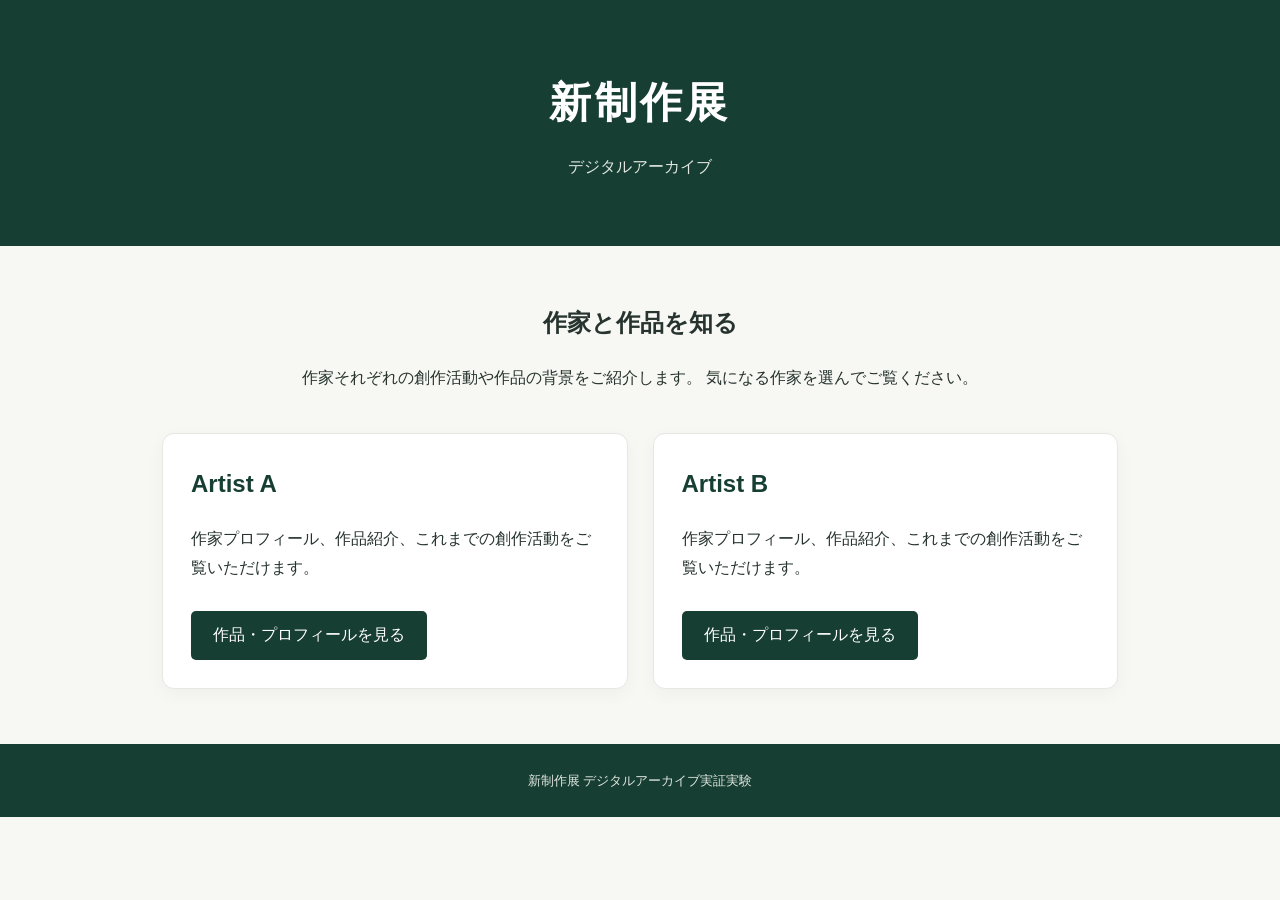
<file: index.html>
<!DOCTYPE html>
<html lang="ja">
<head>
  <meta charset="UTF-8">
  <meta name="viewport" content="width=device-width, initial-scale=1.0">
  <meta name="description" content="新制作展 デジタルアーカイブ。作家のプロフィールや作品、創作の歩みをご紹介します。">
  <title>新制作展｜デジタルアーカイブ</title>

  <style>
    * {
      box-sizing: border-box;
    }

    body {
      margin: 0;
      font-family: "Yu Gothic", "Meiryo", sans-serif;
      color: #26332e;
      background: #f7f7f3;
      line-height: 1.8;
    }

    header {
      padding: 65px 20px;
      text-align: center;
      color: #fff;
      background: #173e32;
    }

    header h1 {
      margin: 0 0 12px;
      font-size: clamp(28px, 5vw, 42px);
      letter-spacing: 0.08em;
    }

    header p {
      margin: 0;
      color: #e1e8e2;
    }

    main {
      max-width: 1000px;
      margin: 55px auto;
      padding: 0 22px;
    }

    .intro {
      margin-bottom: 40px;
      text-align: center;
    }

    .artists {
      display: grid;
      grid-template-columns: repeat(auto-fit, minmax(250px, 1fr));
      gap: 25px;
    }

    .artist-card {
      padding: 28px;
      background: #fff;
      border: 1px solid #e5e8e3;
      border-radius: 12px;
      box-shadow: 0 5px 18px rgba(0,0,0,0.04);
    }

    .artist-card h2 {
      margin-top: 0;
      color: #173e32;
    }

    .artist-card a {
      display: inline-block;
      margin-top: 12px;
      padding: 10px 22px;
      color: #fff;
      background: #173e32;
      border-radius: 5px;
      text-decoration: none;
    }

    .artist-card a:hover {
      background: #285b49;
    }

    footer {
      padding: 25px;
      text-align: center;
      color: #e1e8e2;
      background: #173e32;
      font-size: 13px;
    }
  </style>
</head>

<body>

  <header>
    <h1>新制作展</h1>
    <p>デジタルアーカイブ</p>
  </header>

  <main>
    <section class="intro">
      <h2>作家と作品を知る</h2>
      <p>
        作家それぞれの創作活動や作品の背景をご紹介します。
        気になる作家を選んでご覧ください。
      </p>
    </section>

    <section class="artists">

      <article class="artist-card">
        <h2>Artist A</h2>
        <p>作家プロフィール、作品紹介、これまでの創作活動をご覧いただけます。</p>
        <a href="./artistA/index.html">作品・プロフィールを見る</a>
      </article>

      <article class="artist-card">
        <h2>Artist B</h2>
        <p>作家プロフィール、作品紹介、これまでの創作活動をご覧いただけます。</p>
        <a href="./artistB/index.html">作品・プロフィールを見る</a>
      </article>

    </section>
  </main>

  <footer>
    新制作展 デジタルアーカイブ実証実験
  </footer>

</body>
</html>
</file>
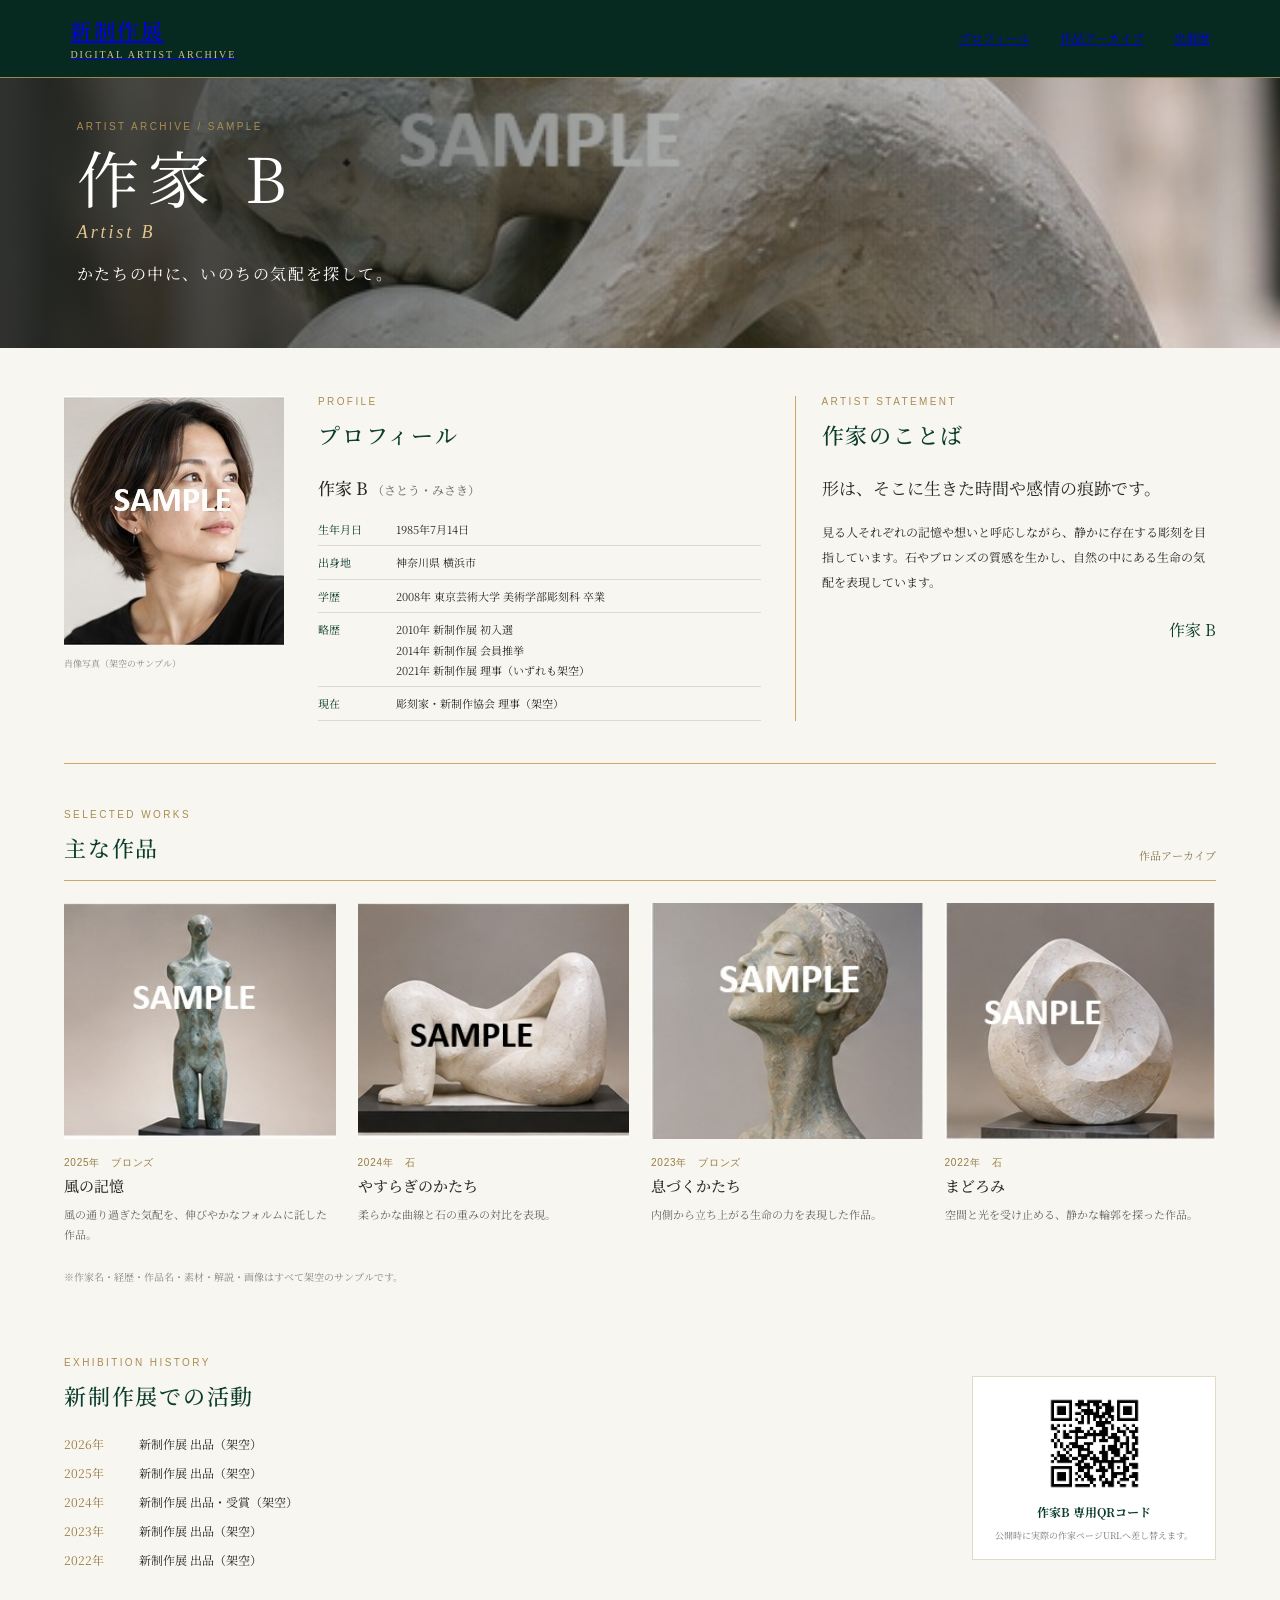
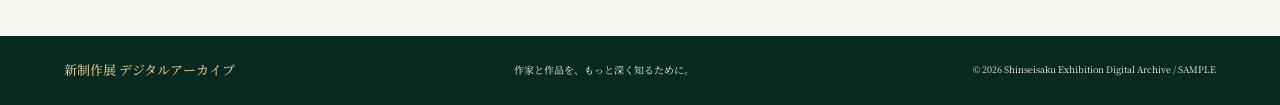
<file: artistB/index.html>
<!DOCTYPE html>
<html lang="ja">
<head>
<meta charset="UTF-8">
<meta name="viewport" content="width=device-width, initial-scale=1">
<meta name="description" content="新制作展デジタルアーカイブ 作家Bのプロフィールと作品紹介">
<title>作家B｜新制作展 デジタルアーカイブ</title>
<link rel="stylesheet" href="css/style.css">
</head>
<body>
<header class="header">
  <a class="logo" href="#top"><strong>新制作展</strong><span>DIGITAL ARTIST ARCHIVE</span></a>
  <nav><a href="#profile">プロフィール</a><a href="#works">作品アーカイブ</a><a href="#history">出展歴</a></nav>
</header>
<main id="top">
<section class="hero">
  <div class="hero-copy"><p class="eyebrow">ARTIST ARCHIVE / SAMPLE</p><h1>作家 B</h1><p class="en">Artist B</p><p class="tagline">かたちの中に、いのちの気配を探して。</p></div>
</section>

<section class="profile section" id="profile">
  <div class="portrait"><img src="img/artist-b-portrait.jpg" alt="作家Bの肖像サンプル写真"><small>肖像写真（架空のサンプル）</small></div>
  <div class="bio">
    <p class="eyebrow">PROFILE</p><h2>プロフィール</h2>
    <h3>作家 B <span>（さとう・みさき）</span></h3>
    <dl>
      <div><dt>生年月日</dt><dd>1985年7月14日</dd></div>
      <div><dt>出身地</dt><dd>神奈川県 横浜市</dd></div>
      <div><dt>学歴</dt><dd>2008年 東京芸術大学 美術学部彫刻科 卒業</dd></div>
      <div><dt>略歴</dt><dd>2010年 新制作展 初入選<br>2014年 新制作展 会員推挙<br>2021年 新制作展 理事（いずれも架空）</dd></div>
      <div><dt>現在</dt><dd>彫刻家・新制作協会 理事（架空）</dd></div>
    </dl>
  </div>
  <aside class="words">
    <p class="eyebrow">ARTIST STATEMENT</p><h2>作家のことば</h2>
    <blockquote>形は、そこに生きた時間や感情の痕跡です。</blockquote>
    <p>見る人それぞれの記憶や想いと呼応しながら、静かに存在する彫刻を目指しています。石やブロンズの質感を生かし、自然の中にある生命の気配を表現しています。</p>
    <p class="sign">作家 B</p>
  </aside>
</section>

<section class="works section" id="works">
  <div class="heading"><div><p class="eyebrow">SELECTED WORKS</p><h2>主な作品</h2></div><span>作品アーカイブ</span></div>
  <div class="work-grid">
    <article class="work-card"><button class="photo" data-src="img/work-2025-memory.jpg" data-title="風の記憶"><img src="img/work-2025-memory.jpg" alt="彫刻作品 風の記憶"></button><p class="year">2025年　ブロンズ</p><h3>風の記憶</h3><p>風の通り過ぎた気配を、伸びやかなフォルムに託した作品。</p></article>
    <article class="work-card"><button class="photo" data-src="img/work-2024-gentle.jpg" data-title="やすらぎのかたち"><img src="img/work-2024-gentle.jpg" alt="彫刻作品 やすらぎのかたち"></button><p class="year">2024年　石</p><h3>やすらぎのかたち</h3><p>柔らかな曲線と石の重みの対比を表現。</p></article>
    <article class="work-card"><button class="photo" data-src="img/work-2023-breath.jpg" data-title="息づくかたち"><img src="img/work-2023-breath.jpg" alt="彫刻作品 息づくかたち"></button><p class="year">2023年　ブロンズ</p><h3>息づくかたち</h3><p>内側から立ち上がる生命の力を表現した作品。</p></article>
    <article class="work-card"><button class="photo" data-src="img/work-2022-harmony.jpg" data-title="まどろみ"><img src="img/work-2022-harmony.jpg" alt="彫刻作品 まどろみ"></button><p class="year">2022年　石</p><h3>まどろみ</h3><p>空間と光を受け止める、静かな輪郭を探った作品。</p></article>
  </div>
  <p class="notice">※作家名・経歴・作品名・素材・解説・画像はすべて架空のサンプルです。</p>
</section>

<section class="history section" id="history">
  <div><p class="eyebrow">EXHIBITION HISTORY</p><h2>新制作展での活動</h2>
    <ul><li><time>2026年</time>新制作展 出品（架空）</li><li><time>2025年</time>新制作展 出品（架空）</li><li><time>2024年</time>新制作展 出品・受賞（架空）</li><li><time>2023年</time>新制作展 出品（架空）</li><li><time>2022年</time>新制作展 出品（架空）</li></ul>
  </div>
  <div class="qr"><img src="img/artist-b-qr.png" alt="作家BのサンプルQRコード"><strong>作家B 専用QRコード</strong><small>公開時に実際の作家ページURLへ差し替えます。</small></div>
</section>
</main>
<footer><strong>新制作展 デジタルアーカイブ</strong><span>作家と作品を、もっと深く知るために。</span><small>© 2026 Shinseisaku Exhibition Digital Archive / SAMPLE</small></footer>
<div class="modal" id="modal" hidden><button class="close" aria-label="閉じる">×</button><img alt=""><p></p></div>
<script src="js/main.js"></script>
</body></html>
</file>
<file: artistB/css/style.css>
@import url('https://fonts.googleapis.com/css2?family=Noto+Serif+JP:wght@400;500;600;700&display=swap');
:root{--green:#0b3d2e;--deep:#062a20;--gold:#c8a96a;--paper:#f8f6f0;--ink:#292b27}
*{box-sizing:border-box}html{scroll-behavior:smooth}body{margin:0;background:var(--paper);color:var(--ink);font-family:"Noto Serif JP","Yu Mincho",serif;line-height:1.85}
.header{height:78px;background:var(--deep);color:#fff;display:flex;align-items:center;justify-content:space-between;padding:0 5.5%;border-bottom:1px solid #9d8553}.logo{display:flex;flex-direction:column;line-height:1.25}.logo strong{font-size:21px;letter-spacing:.12em;font-weight:500}.logo span{font:10px Georgia,serif;letter-spacing:.2em;color:#d6c08f;margin-top:5px}.header nav{display:flex;gap:30px;font-size:12px}.header nav a:hover{color:#e1c58c}
.hero{height:270px;background:linear-gradient(90deg,rgba(20,25,23,.82),rgba(20,25,23,.38) 48%,rgba(20,25,23,.03)),url("../img/hero-sculpture.jpg") center 43%/cover;display:flex;align-items:center;padding:35px 6%;color:white}.hero-copy{max-width:550px}.eyebrow{font:10px Arial,sans-serif;letter-spacing:.24em;color:#a98d51;margin:0 0 8px}.hero h1{font-size:62px;line-height:1.2;font-weight:400;letter-spacing:.15em;margin:0}.hero .en{font:italic 18px Georgia,serif;color:#e0c58e;letter-spacing:.16em;margin:8px 0 16px}.tagline{font-size:16px;letter-spacing:.1em}
.section{width:min(1160px,90%);margin:auto}h2{font-size:22px;color:var(--green);font-weight:500;letter-spacing:.08em;margin:0 0 16px}.profile{display:grid;grid-template-columns:220px 1.05fr 1fr;gap:34px;padding:48px 0 42px;border-bottom:1px solid var(--gold)}.portrait img{width:100%;height:250px;object-fit:cover;object-position:center 25%;display:block}.portrait small{font-size:9px;color:#888}.bio h3{font-size:17px;font-weight:500;margin:0 0 10px}.bio h3 span{font-size:12px;color:#777}.bio dl{margin:0}.bio dl div{display:grid;grid-template-columns:78px 1fr;border-bottom:1px solid #dedacf;padding:6px 0;font-size:11px}.bio dt{color:var(--green)}.bio dd{margin:0}.words{border-left:1px solid var(--gold);padding-left:26px}.words blockquote{font-size:17px;line-height:1.9;margin:15px 0}.words p:not(.eyebrow):not(.sign){font-size:12px;line-height:2.1}.sign{text-align:right;color:var(--green);margin-top:20px}
.works{padding:45px 0 20px}.heading{display:flex;justify-content:space-between;align-items:end;border-bottom:1px solid var(--gold);margin-bottom:22px}.heading h2{margin-bottom:12px}.heading>span{font-size:11px;color:#89784f;padding-bottom:15px}.work-grid{display:grid;grid-template-columns:repeat(4,1fr);gap:22px}.work-card{min-width:0}.photo{border:0;padding:0;width:100%;background:none;cursor:zoom-in;overflow:hidden}.photo img{width:100%;aspect-ratio:1.15;object-fit:cover;display:block;transition:transform .3s}.photo:hover img{transform:scale(1.04)}.work-card .year{font:10px Arial,sans-serif;color:#987b43;letter-spacing:.08em;margin:8px 0 2px}.work-card h3{font-size:15px;font-weight:500;margin:0}.work-card>p:last-child{font-size:11px;color:#68675f;margin:4px 0}.notice{font-size:10px;color:#89867e;margin-top:20px}
.history{display:flex;justify-content:space-between;align-items:center;gap:30px;padding:40px 0 58px}.history ul{list-style:none;padding:0;margin:15px 0 0;font-size:12px}.history li{margin:7px 0}.history time{display:inline-block;color:#987b43;min-width:75px}.qr{background:white;border:1px solid #e1dacb;padding:14px 22px;text-align:center;display:flex;flex-direction:column;align-items:center;gap:5px}.qr img{width:105px;height:105px}.qr strong{font-size:12px;color:var(--green)}.qr small{font-size:9px;color:#777}
footer{background:var(--deep);color:#eee;padding:22px 5%;display:flex;justify-content:space-between;align-items:center;gap:15px;font-size:10px}footer strong{font-size:13px;color:#e1c58c;font-weight:500}footer small{font-size:9px}.modal{position:fixed;inset:0;background:#000e;z-index:10;display:flex;align-items:center;justify-content:center;flex-direction:column;padding:25px}.modal[hidden]{display:none}.modal img{max-width:90vw;max-height:78vh}.modal p{color:white}.close{position:absolute;right:25px;top:10px;border:0;background:none;color:white;font-size:40px;cursor:pointer}
@media(max-width:850px){.profile{grid-template-columns:180px 1fr}.words{grid-column:1/-1;border-left:0;border-top:1px solid var(--gold);padding:22px 0 0}.work-grid{grid-template-columns:repeat(2,1fr)}}
@media(max-width:580px){.header{height:auto;padding:13px 5%;align-items:flex-start;flex-direction:column;gap:10px}.logo strong{font-size:18px}.header nav{gap:18px;overflow:auto;width:100%;font-size:10px}.hero{height:240px;background-position:65% center;padding:25px 7%}.hero h1{font-size:48px}.tagline{font-size:12px}.section{width:88%}.profile{grid-template-columns:1fr;padding:34px 0;gap:20px}.portrait{max-width:220px}.portrait img{height:240px}.words{grid-column:auto}.work-grid{gap:20px 12px}.history{align-items:flex-start;flex-direction:column}.qr{flex-direction:row;flex-wrap:wrap;justify-content:center}.qr img{width:75px;height:75px}footer{align-items:flex-start;flex-direction:column;gap:5px}}
</file>
